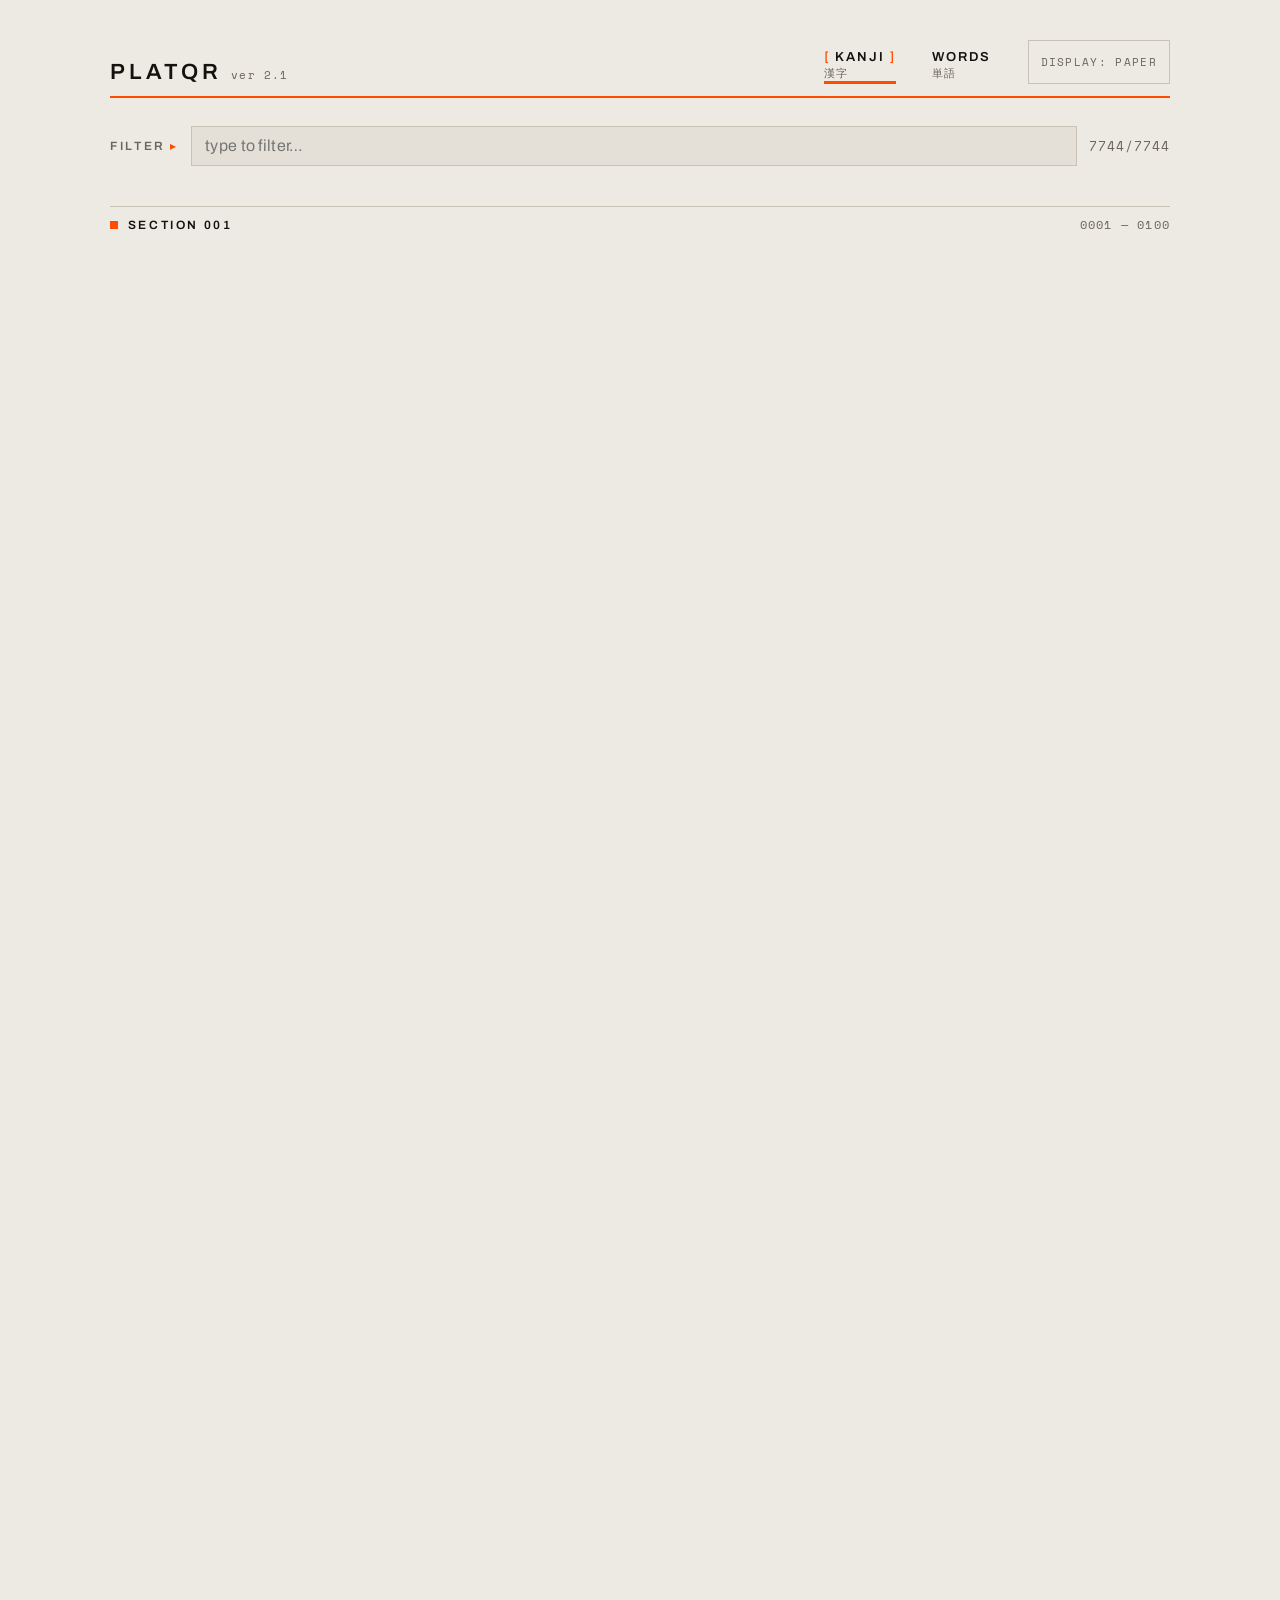
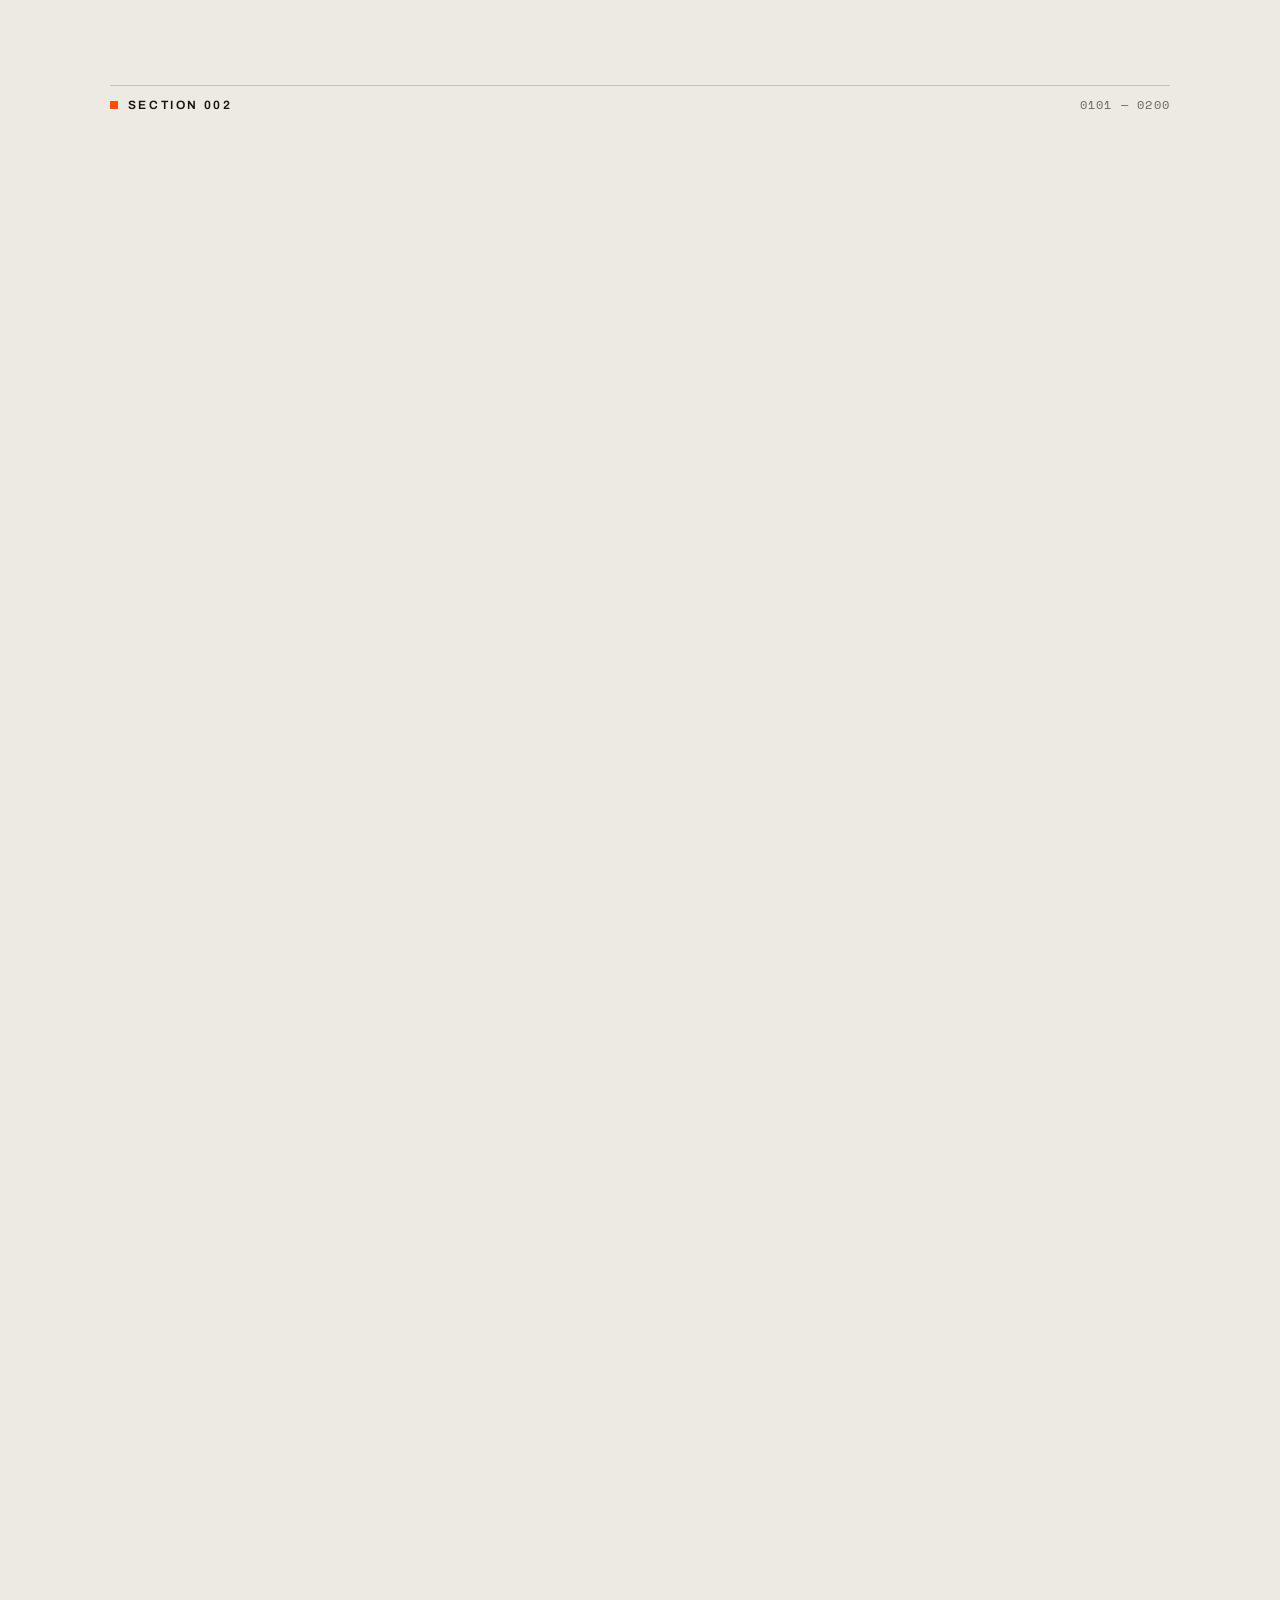
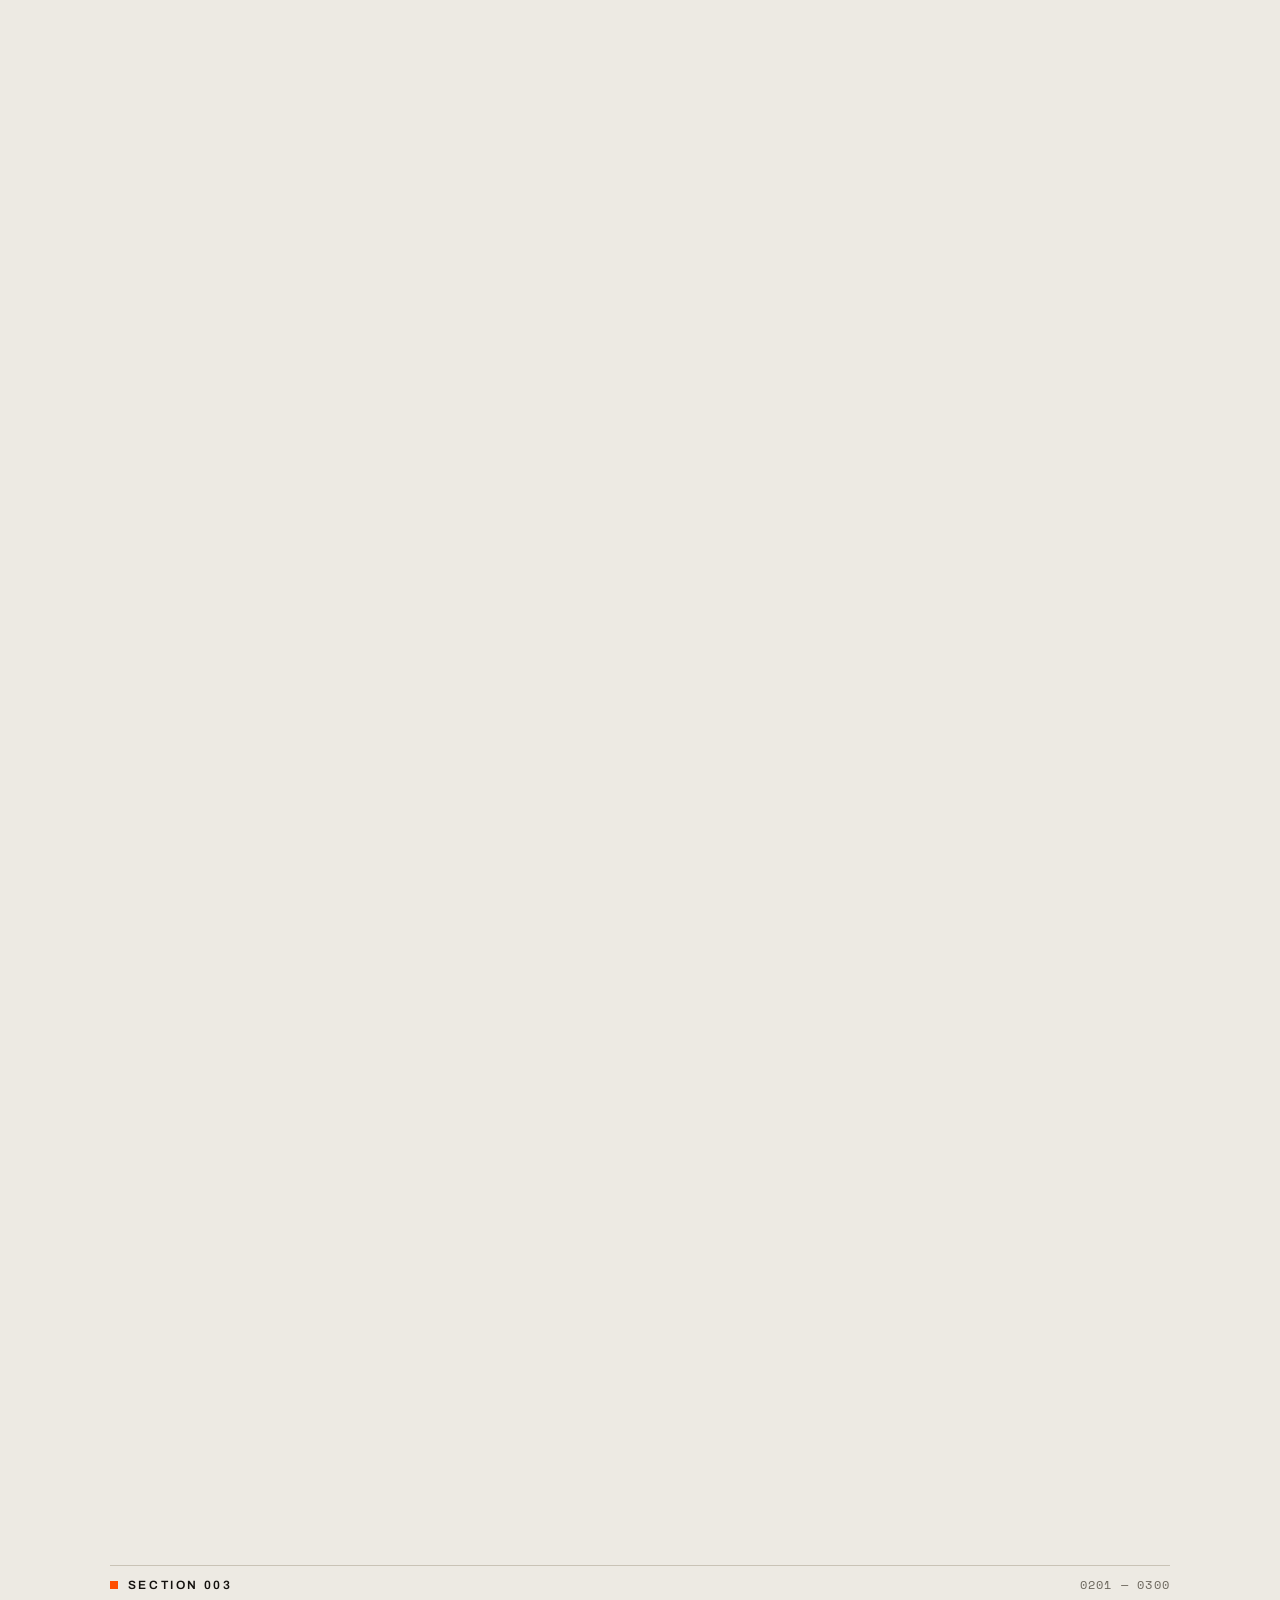
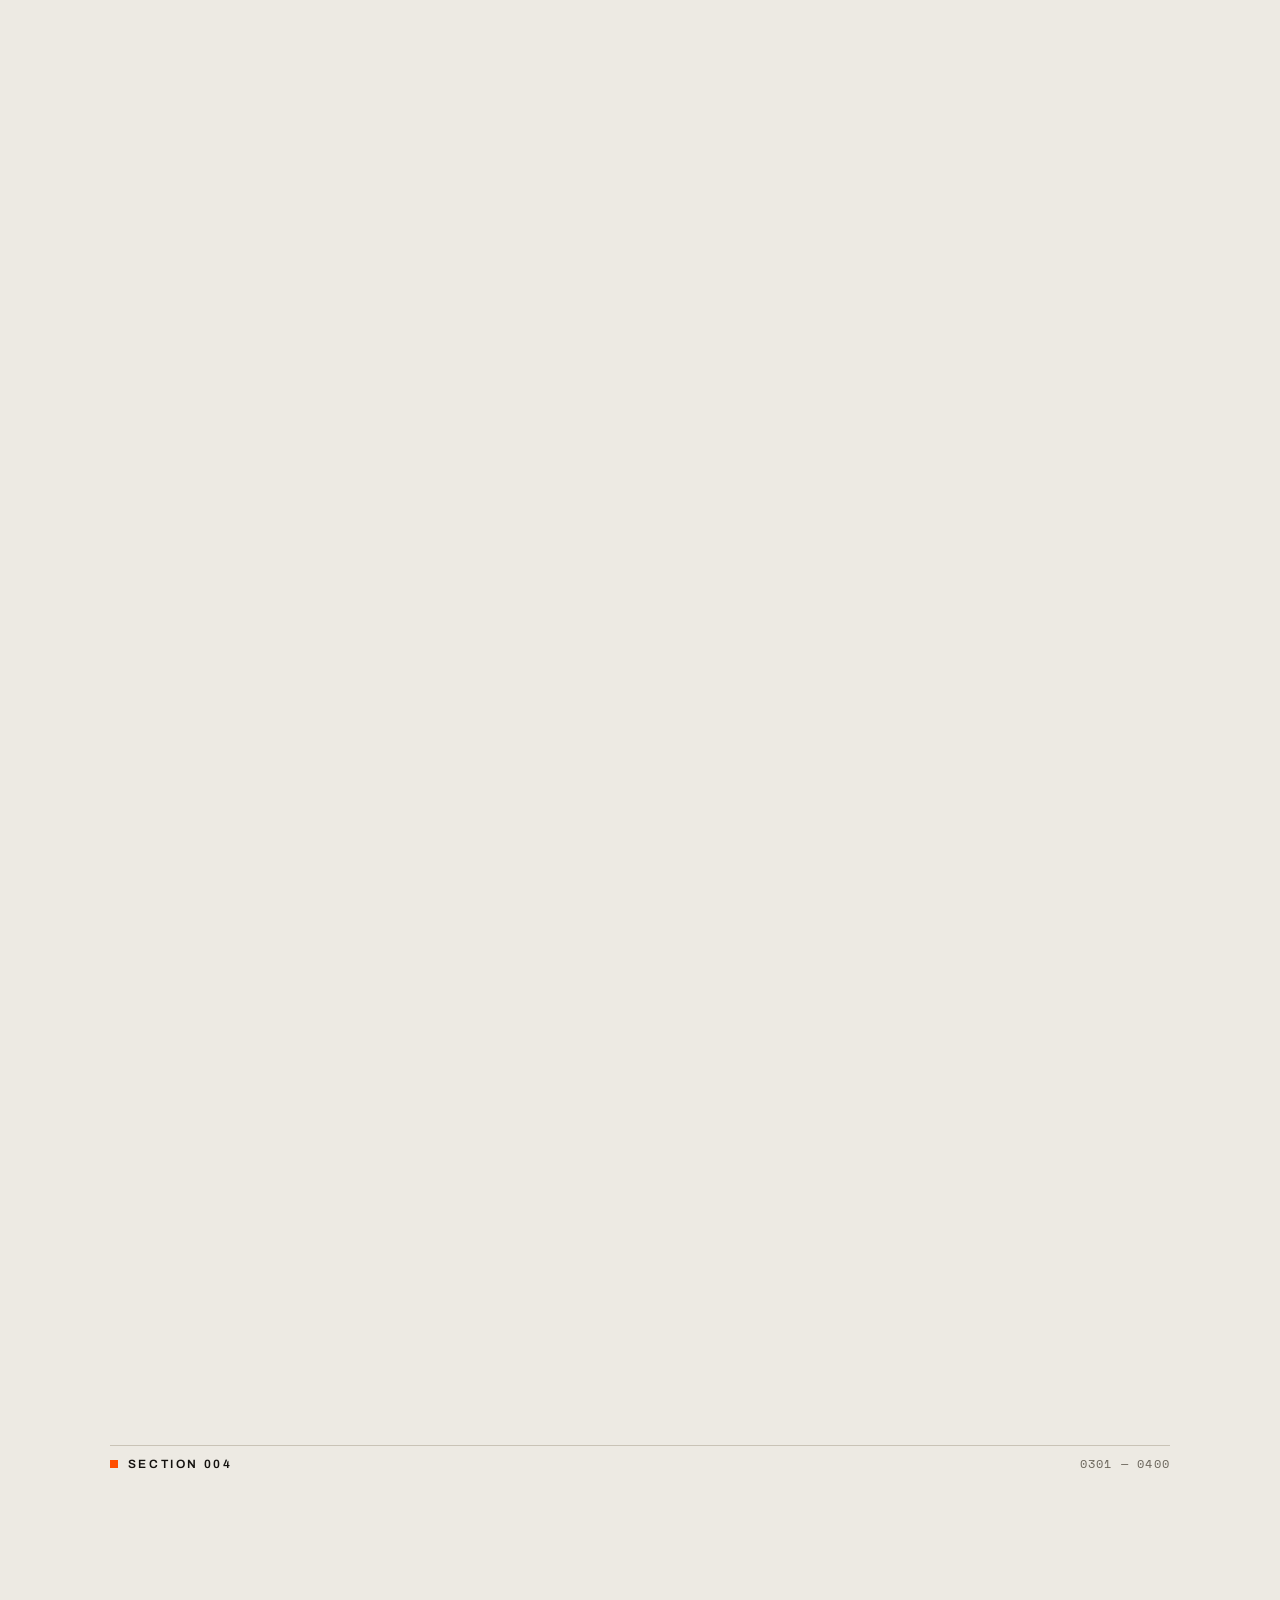
<file: index.html>
<!DOCTYPE html>
<html lang="ja">
  <head>
    <meta charset="utf-8" />
    <meta name="viewport" content="width=device-width, initial-scale=1" />
    <meta name="color-scheme" content="light dark" />
    <title>Kanji - platqr</title>

    <link rel="icon" href="./icon.svg" type="image/svg+xml" />
    <link rel="icon" href="./favicon.ico" sizes="32x32" />
    <link rel="apple-touch-icon" href="./apple-touch-icon.png" />

    <link rel="preconnect" href="https://fonts.googleapis.com" />
    <link rel="preconnect" href="https://fonts.gstatic.com" crossorigin />
    <link
      href="https://fonts.googleapis.com/css2?family=Archivo:wght@400;500;600;700&family=Space+Mono:wght@400;700&display=swap"
      rel="stylesheet"
    />
    <link rel="stylesheet" href="./style.css" />

    <script>
      (function () {
        var saved;
        try { saved = localStorage.getItem('theme'); } catch (err) {}
        document.documentElement.dataset.theme =
          saved ||
          (matchMedia('(prefers-color-scheme: dark)').matches ? 'dark' : 'light');
      })();
    </script>
  </head>

  <body data-page="kanji">
    <main class="page">
      <nav class="nav" id="nav"></nav>

      <div class="search">
        <label for="search">filter</label>
        <input
          id="search"
          type="search"
          autocomplete="off"
          autocapitalize="off"
          spellcheck="false"
          placeholder="type to filter…"
        />
        <span class="count" id="count"></span>
      </div>

      <div id="list" data-source="kanji" data-mode="grid"></div>
    </main>

    <script src="./data/kanji.js"></script>
    <script src="./app.js"></script>
  </body>
</html>
</file>
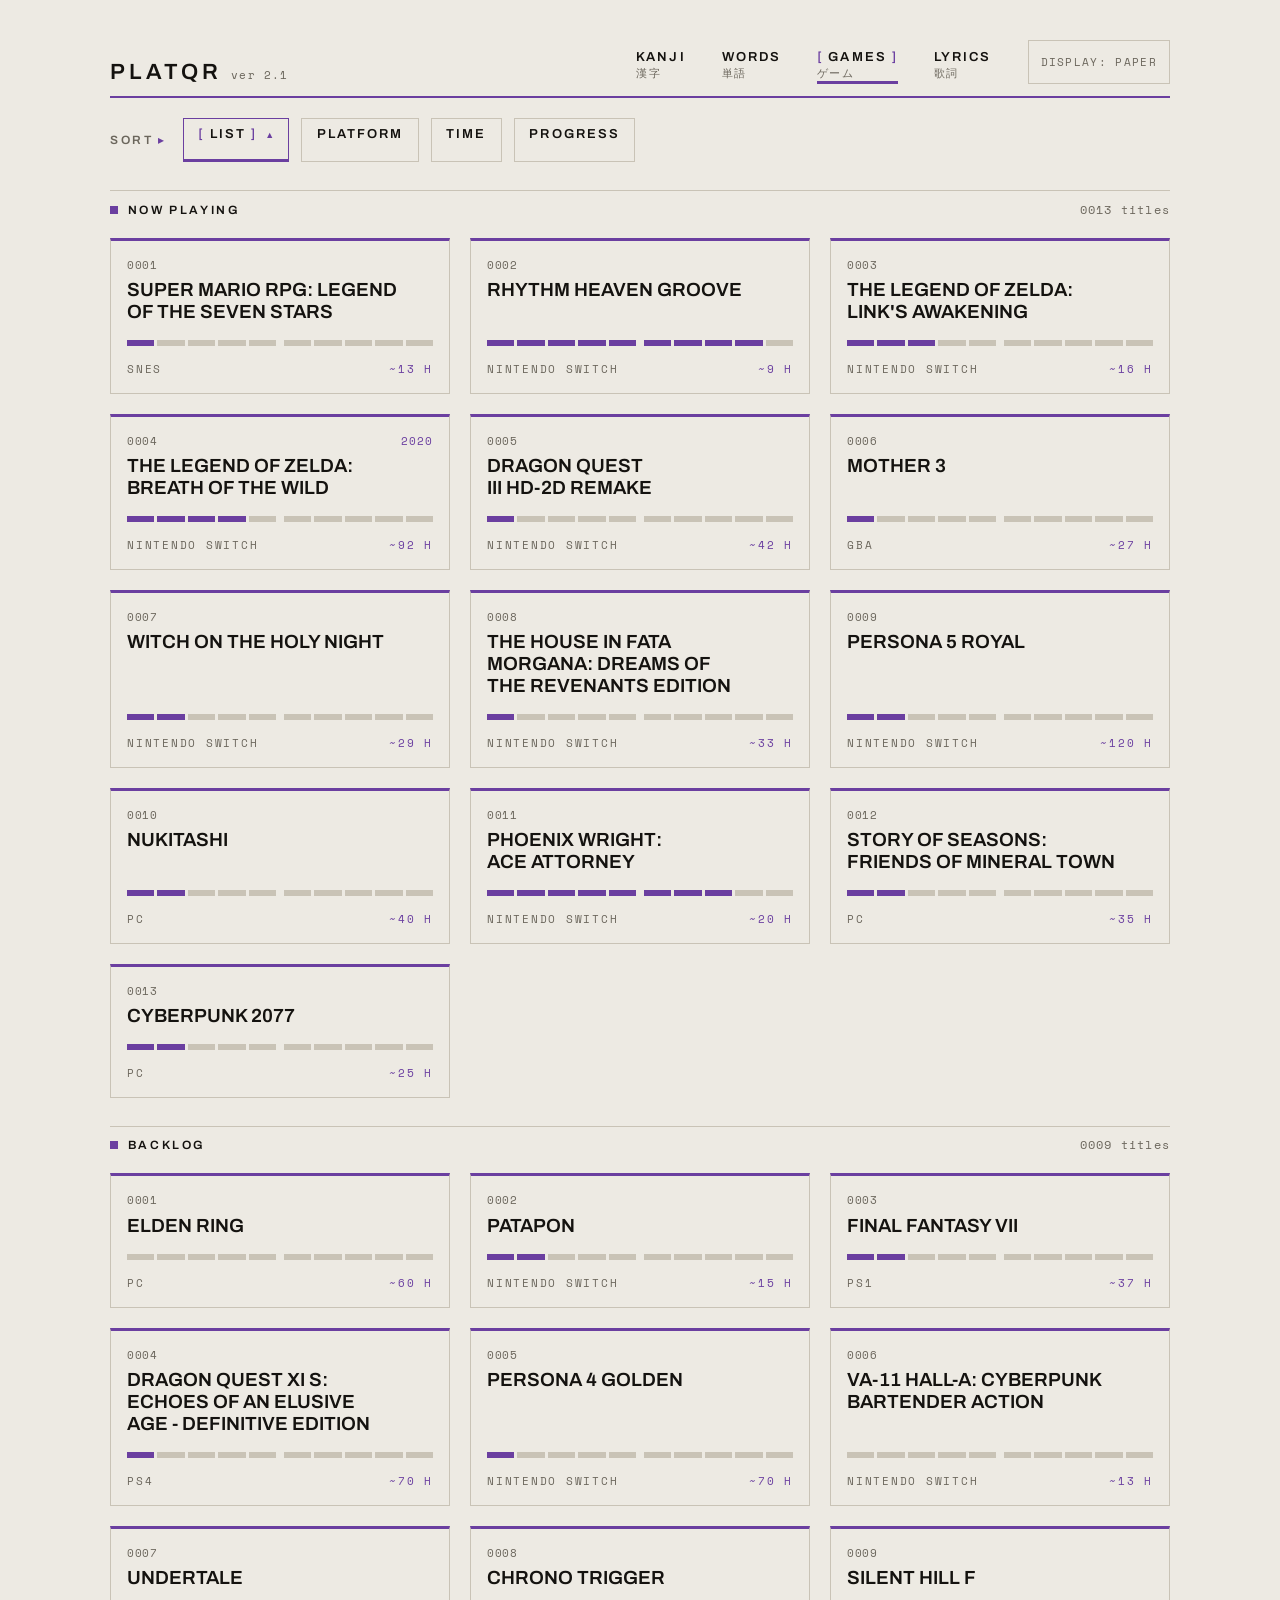
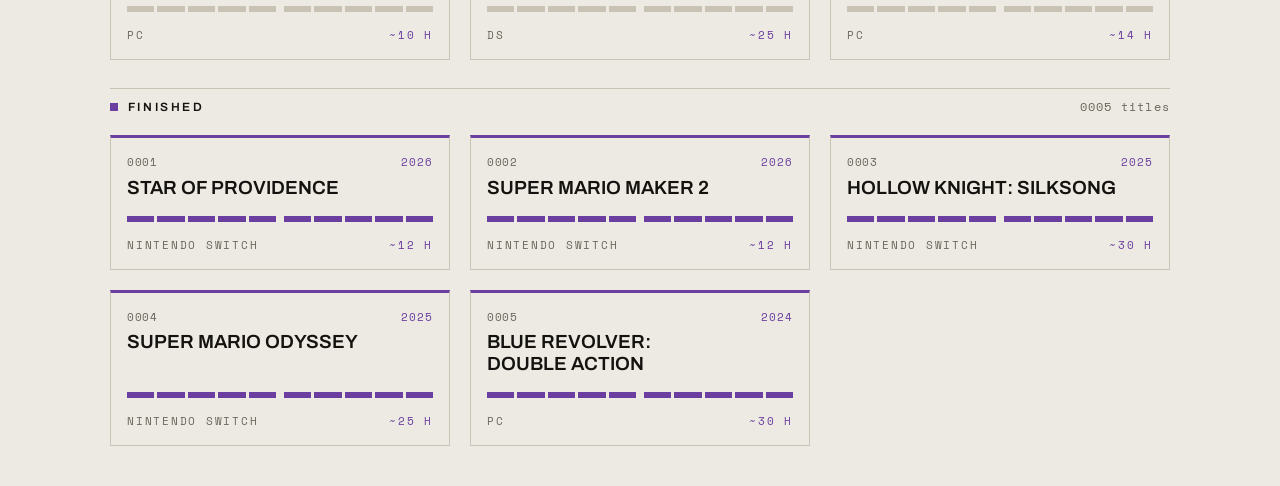
<file: games.html>
<!DOCTYPE html>
<html lang="en">
  <head>
    <meta charset="utf-8" />
    <meta name="viewport" content="width=device-width, initial-scale=1" />
    <meta name="color-scheme" content="light dark" />
    <meta name="robots" content="noindex, nofollow" />
    <title>Games - platqr</title>

    <link rel="icon" href="./icon.svg" type="image/svg+xml" />
    <link rel="icon" href="./favicon.ico" sizes="32x32" />
    <link rel="apple-touch-icon" href="./apple-touch-icon.png" />

    <link rel="preconnect" href="https://fonts.googleapis.com" />
    <link rel="preconnect" href="https://fonts.gstatic.com" crossorigin />
    <link
      href="https://fonts.googleapis.com/css2?family=Archivo:wght@400;500;600;700&family=Space+Mono:wght@400;700&display=swap"
      rel="stylesheet"
    />
    <link rel="stylesheet" href="./style.css" />
    <link rel="stylesheet" href="./pages.css" />

    <script>
      (function () {
        var saved;
        try { saved = localStorage.getItem('theme'); } catch (err) {}
        document.documentElement.dataset.theme =
          saved ||
          (matchMedia('(prefers-color-scheme: dark)').matches ? 'dark' : 'light');
      })();
    </script>
  </head>

  <body data-page="games">
    <main class="page">
      <nav class="nav" id="nav"></nav>

      <div class="list-toggle" id="sort"></div>

      <section>
        <div class="page-head">
          <h2 class="sec">now playing</h2>
          <span class="range" id="count-playing"></span>
        </div>
        <div class="game-grid" id="games-playing"></div>
      </section>

      <section>
        <div class="page-head">
          <h2 class="sec">backlog</h2>
          <span class="range" id="count-backlog"></span>
        </div>
        <div class="game-grid" id="games-backlog"></div>
      </section>

      <section>
        <div class="page-head">
          <h2 class="sec">finished</h2>
          <span class="range" id="count-finished"></span>
        </div>
        <div class="game-grid" id="games-finished"></div>
      </section>

    </main>

    <script src="./hidden.js"></script>
    <script src="./data/games.js"></script>
    <script src="./app.js"></script>
    <script src="./games.js"></script>
  </body>
</html>
</file>
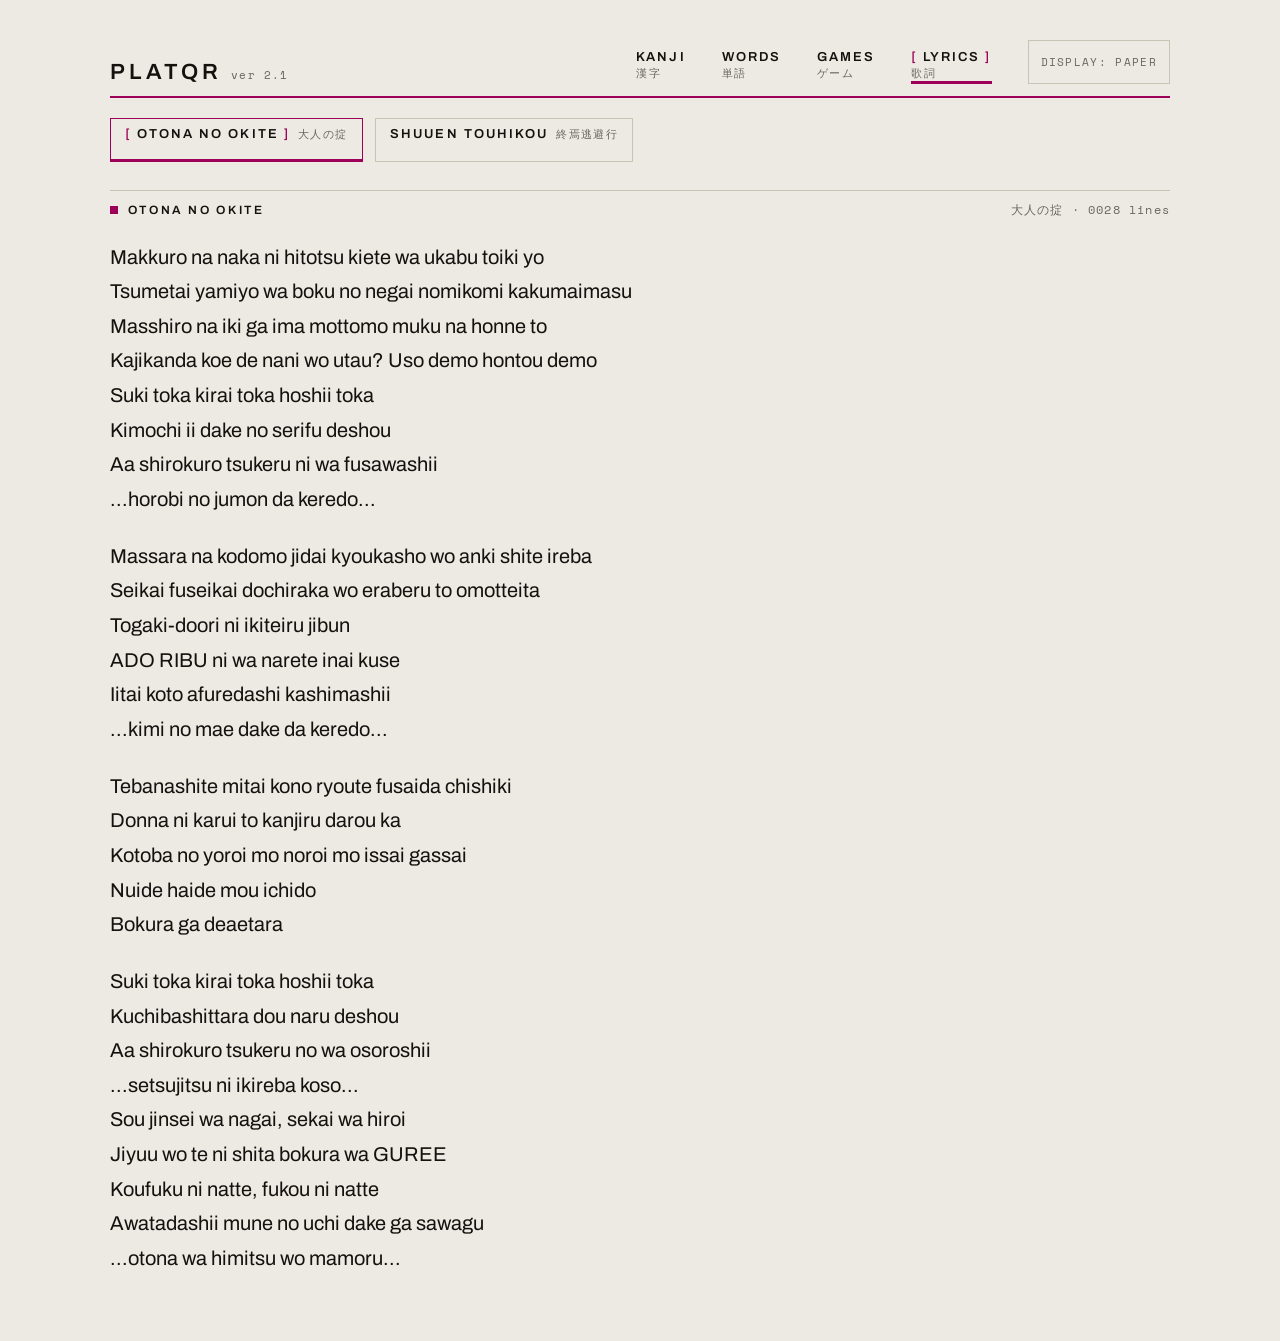
<file: lyrics.html>
<!DOCTYPE html>
<html lang="en">
  <head>
    <meta charset="utf-8" />
    <meta name="viewport" content="width=device-width, initial-scale=1" />
    <meta name="color-scheme" content="light dark" />
    <meta name="robots" content="noindex, nofollow" />
    <title>Lyrics - platqr</title>

    <link rel="icon" href="./icon.svg" type="image/svg+xml" />
    <link rel="icon" href="./favicon.ico" sizes="32x32" />
    <link rel="apple-touch-icon" href="./apple-touch-icon.png" />

    <link rel="preconnect" href="https://fonts.googleapis.com" />
    <link rel="preconnect" href="https://fonts.gstatic.com" crossorigin />
    <link
      href="https://fonts.googleapis.com/css2?family=Archivo:wght@400;500;600;700&family=Space+Mono:wght@400;700&display=swap"
      rel="stylesheet"
    />
    <link rel="stylesheet" href="./style.css" />
    <link rel="stylesheet" href="./pages.css" />

    <script>
      (function () {
        var saved;
        try { saved = localStorage.getItem('theme'); } catch (err) {}
        document.documentElement.dataset.theme =
          saved ||
          (matchMedia('(prefers-color-scheme: dark)').matches ? 'dark' : 'light');
      })();
    </script>
  </head>

  <body data-page="lyrics">
    <main class="page">
      <nav class="nav" id="nav"></nav>

      <div class="list-toggle" id="song-toggle"></div>

      <div class="page-head">
        <h2 class="sec" id="song-title"></h2>
        <span class="range" id="count"></span>
      </div>

      <div class="lyrics" id="lyrics"></div>
    </main>

    <script src="./hidden.js"></script>
    <script src="./data/lyrics.js"></script>
    <script src="./app.js"></script>
    <script src="./lyrics.js"></script>
  </body>
</html>
</file>
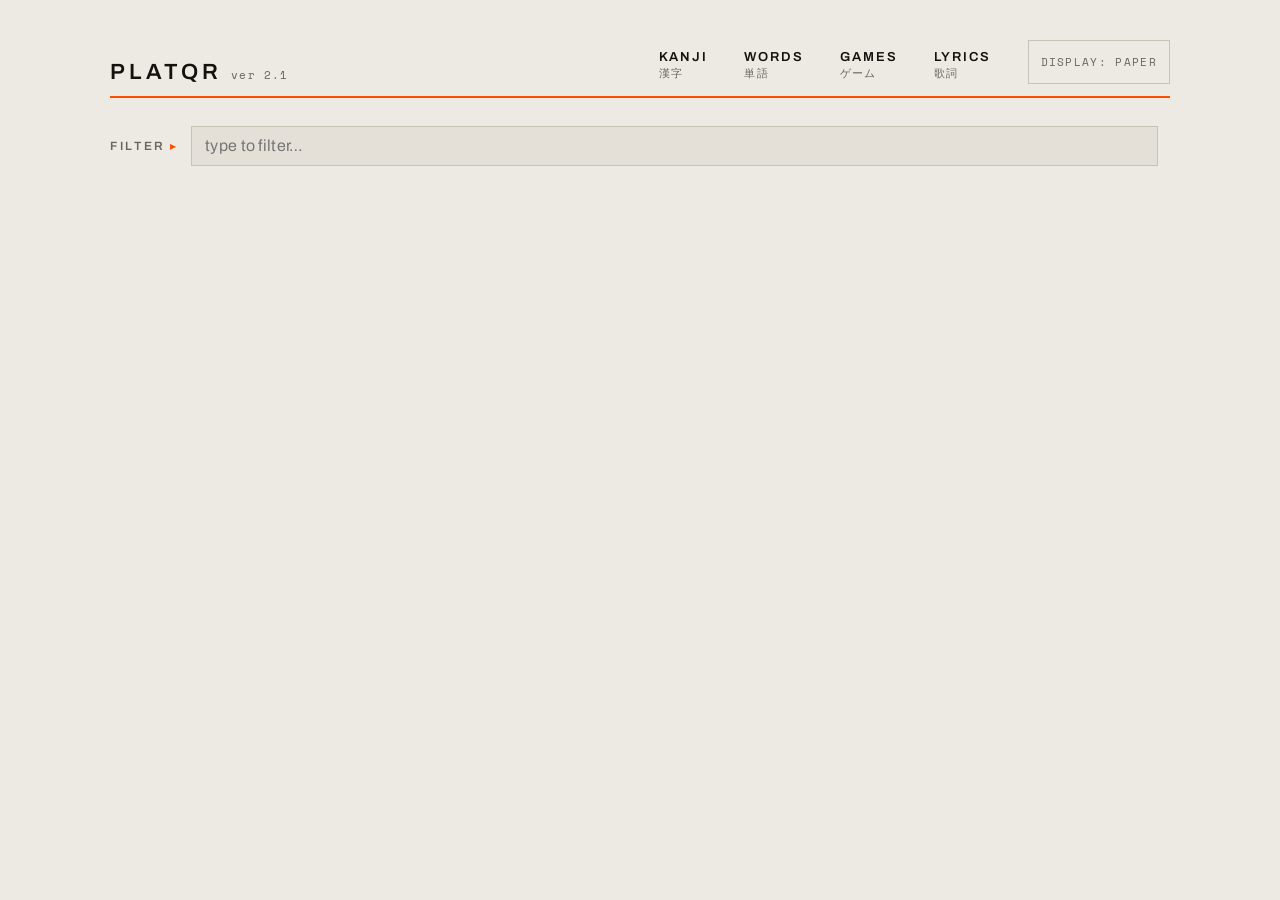
<file: wordList1.html>
<!DOCTYPE html>
<html lang="ja">
  <head>
    <meta charset="utf-8" />
    <meta name="viewport" content="width=device-width, initial-scale=1" />
    <meta name="color-scheme" content="light dark" />
    <title>word list 1 · platqr (・_・)ノ</title>

    <link rel="preconnect" href="https://fonts.googleapis.com" />
    <link rel="preconnect" href="https://fonts.gstatic.com" crossorigin />
    <link
      href="https://fonts.googleapis.com/css2?family=Archivo:wght@400;500;600;700&family=Space+Mono:wght@400;700&display=swap"
      rel="stylesheet"
    />
    <link rel="stylesheet" href="./style.css" />

    <!-- Must be inline and blocking: it stamps the theme before first paint,
         so dark-theme visitors never see a flash of paper. -->
    <script>
      (function () {
        var saved;
        try { saved = localStorage.getItem('theme'); } catch (err) {}
        document.documentElement.dataset.theme =
          saved ||
          (matchMedia('(prefers-color-scheme: dark)').matches ? 'dark' : 'light');
      })();
    </script>
  </head>

  <body data-page="words1">
    <main class="page">
      <nav class="nav" id="nav"></nav>

      <div class="search">
        <label for="search">filter</label>
        <input
          id="search"
          type="search"
          autocomplete="off"
          autocapitalize="off"
          spellcheck="false"
          placeholder="type to filter…"
        />
        <span class="count" id="count"></span>
      </div>

      <div id="list" data-source="words1" data-mode="numbered"></div>
    </main>

    <script src="./data/words1.js"></script>
    <script src="./app.js"></script>
  </body>
</html>
</file>
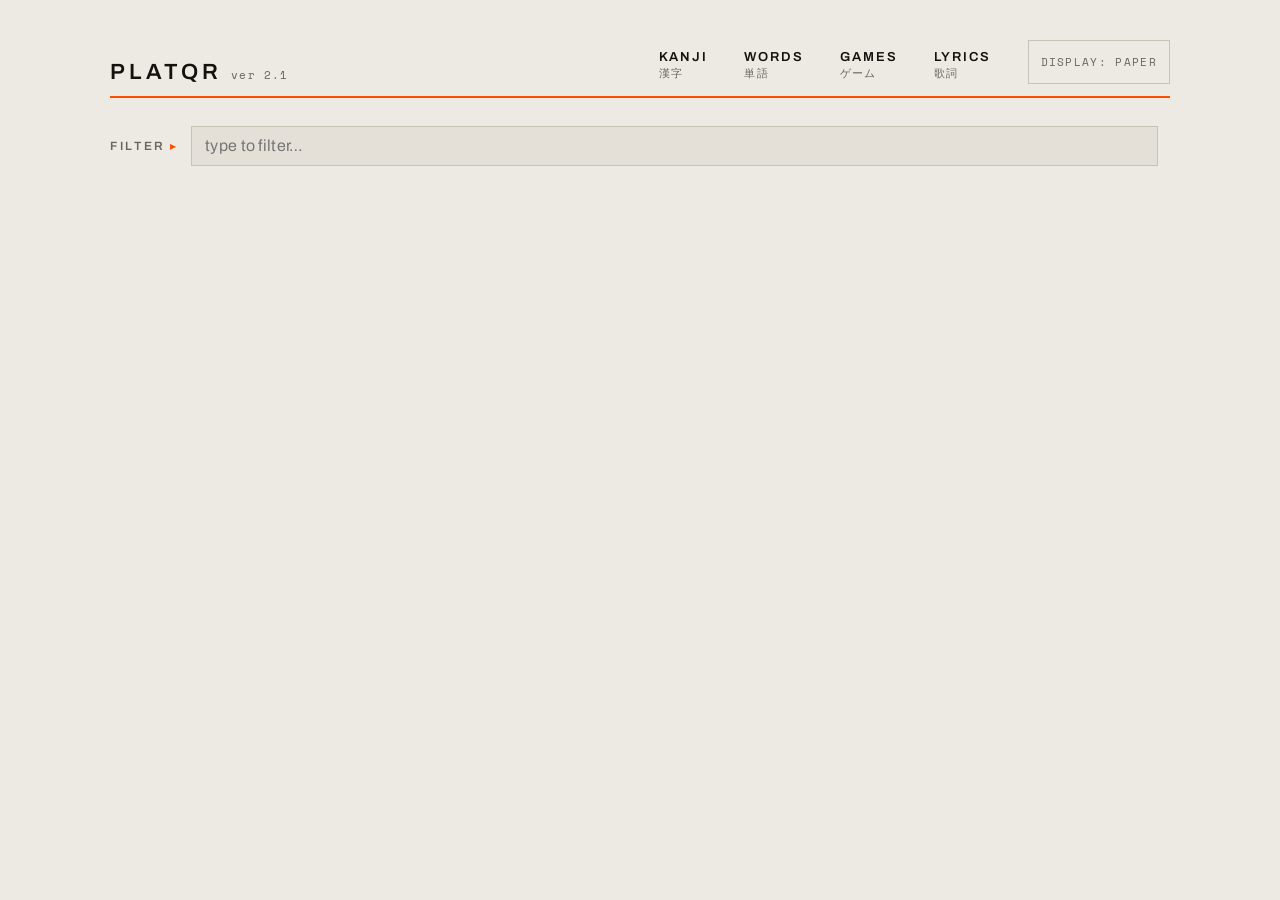
<file: wordList2.html>
<!DOCTYPE html>
<html lang="ja">
  <head>
    <meta charset="utf-8" />
    <meta name="viewport" content="width=device-width, initial-scale=1" />
    <meta name="color-scheme" content="light dark" />
    <title>word list 2 · platqr (・_・)ノ</title>

    <link rel="preconnect" href="https://fonts.googleapis.com" />
    <link rel="preconnect" href="https://fonts.gstatic.com" crossorigin />
    <link
      href="https://fonts.googleapis.com/css2?family=Archivo:wght@400;500;600;700&family=Space+Mono:wght@400;700&display=swap"
      rel="stylesheet"
    />
    <link rel="stylesheet" href="./style.css" />

    <!-- Must be inline and blocking: it stamps the theme before first paint,
         so dark-theme visitors never see a flash of paper. -->
    <script>
      (function () {
        var saved;
        try { saved = localStorage.getItem('theme'); } catch (err) {}
        document.documentElement.dataset.theme =
          saved ||
          (matchMedia('(prefers-color-scheme: dark)').matches ? 'dark' : 'light');
      })();
    </script>
  </head>

  <body data-page="words2">
    <main class="page">
      <nav class="nav" id="nav"></nav>

      <div class="search">
        <label for="search">filter</label>
        <input
          id="search"
          type="search"
          autocomplete="off"
          autocapitalize="off"
          spellcheck="false"
          placeholder="type to filter…"
        />
        <span class="count" id="count"></span>
      </div>

      <div id="list" data-source="words2" data-mode="numbered"></div>
    </main>

    <script src="./data/words2.js"></script>
    <script src="./app.js"></script>
  </body>
</html>
</file>
<file: style.css>
:root {
  --paper: #edeae3;
  --panel: #e4e0d7;
  --ink: #14120f;
  --muted: #6b665c;
  --rule: #c9c3b6;
  --accent: #ff4d00;

  --sans: Archivo, 'Helvetica Neue', Arial, 'Hiragino Sans',
    'Hiragino Kaku Gothic ProN', 'Yu Gothic', 'Noto Sans CJK JP', Meiryo,
    sans-serif;
  --mono: 'Space Mono', ui-monospace, Menlo, Consolas, monospace;
}

@media (prefers-color-scheme: dark) {
  :root:not([data-theme='light']) {
    --paper: #14120f;
    --panel: #1e1b17;
    --ink: #edeae3;
    --muted: #8a8377;
    --rule: #35302a;
    --accent: #ff5e14;
  }
}

:root[data-theme='dark'] {
  --paper: #14120f;
  --panel: #1e1b17;
  --ink: #edeae3;
  --muted: #8a8377;
  --rule: #35302a;
  --accent: #ff5e14;
}

body[data-page='words'] { --accent: #0b63ce; }
body[data-page='words'][data-list='2'] { --accent: #a07800; }

:root[data-theme='dark'] body[data-page='words'] { --accent: #4d9bff; }
:root[data-theme='dark'] body[data-page='words'][data-list='2'] { --accent: #e8b800; }

@media (prefers-color-scheme: dark) {
  :root:not([data-theme='light']) body[data-page='words'] { --accent: #4d9bff; }
  :root:not([data-theme='light']) body[data-page='words'][data-list='2'] { --accent: #e8b800; }
}

* {
  box-sizing: border-box;
}

[hidden] {
  display: none !important;
}

html {
  -webkit-text-size-adjust: 100%;
}

body {
  margin: 0;
  background: var(--paper);
  color: var(--ink);
  font-family: var(--sans);
  font-synthesis-weight: none;
}

.page {
  max-width: 1140px;
  margin: 0 auto;
  padding: clamp(1rem, 4vw, 2.5rem);
}

hr {
  border: 0;
  border-top: 1px solid var(--rule);
  margin: 1.5rem 0;
}

.nav {
  display: flex;
  flex-wrap: wrap;
  align-items: flex-end;
  gap: 0.75rem clamp(1rem, 4vw, 2.5rem);
  padding-bottom: 0.75rem;
  border-bottom: 2px solid var(--accent);
}

.brand {
  display: flex;
  align-items: baseline;
  flex-wrap: wrap;
  gap: 0.6rem;
  margin-right: auto;
}

.brand h1 {
  margin: 0;
  font-size: clamp(1rem, 3.6vw, 1.375rem);
  font-weight: 600;
  letter-spacing: 0.18em;
  text-transform: uppercase;
}

.brand-ver {
  font-family: var(--mono);
  font-size: 0.6875rem;
  letter-spacing: 0.1em;
  color: var(--muted);
}

.nav-menu {
  display: flex;
  align-items: flex-end;
  gap: clamp(0.9rem, 4vw, 2.25rem);
}

.nav-toggle {
  display: none;
  min-height: 44px;
  padding: 0.5rem 0.75rem;
  font-family: var(--mono);
  font-size: 0.6875rem;
  letter-spacing: 0.12em;
  text-transform: uppercase;
  color: var(--ink);
  background: none;
  border: 1px solid var(--accent);
  border-radius: 0;
  cursor: pointer;
}

.nav-toggle::after {
  content: ' ▾';
}

.nav[data-open] .nav-toggle::after {
  content: ' ▴';
}

.nav-links {
  display: flex;
  gap: clamp(0.9rem, 4vw, 2.25rem);
  margin: 0;
  padding: 0;
  list-style: none;
}

.nav-links a {
  display: flex;
  flex-direction: column;
  justify-content: flex-end;
  gap: 0.1rem;
  min-height: 44px;
  color: var(--ink);
  text-decoration: none;
  border-bottom: 3px solid transparent;
}

.nav-lat {
  font-size: 0.8125rem;
  font-weight: 600;
  letter-spacing: 0.16em;
  text-transform: uppercase;
}

.nav-ja {
  font-size: 0.6875rem;
  letter-spacing: 0.12em;
  color: var(--muted);
}

.nav-links a:hover {
  border-bottom-color: var(--rule);
}

.nav-links a[aria-current='page'] {
  border-bottom-color: var(--accent);
}

.nav-links a[aria-current='page'] .nav-lat::before {
  content: '[';
  margin-right: 0.4em;
  color: var(--accent);
}

.nav-links a[aria-current='page'] .nav-lat::after {
  content: ']';
  margin-left: 0.4em;
  color: var(--accent);
}

.theme {
  min-height: 44px;
  padding: 0.5rem 0.75rem;
  font-family: var(--mono);
  font-size: 0.6875rem;
  letter-spacing: 0.12em;
  text-transform: uppercase;
  color: var(--muted);
  background: none;
  border: 1px solid var(--rule);
  border-radius: 0;
  cursor: pointer;
}

.theme:hover {
  color: var(--ink);
  border-color: var(--accent);
}

@media (max-width: 640px) {
  .nav-toggle {
    display: block;
  }

  .nav-menu {
    display: none;
    flex-direction: column;
    align-items: flex-start;
    gap: 0.25rem;
    width: 100%;
    padding-top: 0.75rem;
  }

  .nav[data-open] .nav-menu {
    display: flex;
  }

  .nav-links {
    flex-direction: column;
    gap: 0.25rem;
    width: 100%;
  }

  .nav-links a {
    flex-direction: row;
    align-items: baseline;
    justify-content: space-between;
    gap: 0.6rem;
    width: 100%;
    padding: 0.35rem 0;
    border-bottom-width: 1px;
    border-bottom-color: var(--rule);
  }

  .nav-links a[aria-current='page'] {
    border-bottom-width: 3px;
    border-bottom-color: var(--accent);
  }

  .theme {
    margin-top: 0.5rem;
  }
}

.search {
  display: flex;
  flex-wrap: wrap;
  align-items: center;
  gap: 0.75rem;
  margin: 1.75rem 0;
}

.search label {
  font-size: 0.75rem;
  font-weight: 600;
  letter-spacing: 0.22em;
  text-transform: uppercase;
  color: var(--muted);
}

.search label::after {
  content: ' ▸';
  color: var(--accent);
}

.search input {
  flex: 1 1 12rem;
  min-width: 0;
  padding: 0.65rem 0.8rem;
  font-family: var(--sans);
  font-size: 1rem;
  letter-spacing: 0.02em;
  color: var(--ink);
  background: var(--panel);
  border: 1px solid var(--rule);
  border-radius: 0;
}

.search input:focus {
  outline: 2px solid var(--accent);
  outline-offset: 1px;
}

.count {
  font-family: var(--mono);
  font-size: 0.8125rem;
  letter-spacing: 0.08em;
  color: var(--muted);
  white-space: nowrap;
}

@media (max-width: 640px) {
  .search {
    gap: 0.5rem 0.75rem;
  }

  .search label {
    order: 1;
  }

  .count {
    order: 2;
    margin-left: auto;
  }

  .search input {
    order: 3;
    flex: 1 0 100%;
  }
}

.grid-head {
  display: flex;
  align-items: baseline;
  justify-content: space-between;
  gap: 1rem;
  margin: 2.5rem 0 0;
  padding-top: 0.6rem;
  border-top: 1px solid var(--rule);
}

.sec {
  font-size: 0.75rem;
  font-weight: 600;
  letter-spacing: 0.22em;
  text-transform: uppercase;
}

.sec::before {
  content: '';
  display: inline-block;
  width: 0.5rem;
  height: 0.5rem;
  margin-right: 0.6rem;
  background: var(--accent);
}

.range {
  font-family: var(--mono);
  font-size: 0.75rem;
  letter-spacing: 0.1em;
  color: var(--muted);
}

.grid {
  display: flex;
  flex-wrap: wrap;
  gap: clamp(0.5rem, 2.5vw, 1.1rem);
  margin: 1.25rem 0 0;
  font-size: clamp(1.75rem, 6vw, 2.5rem);

  content-visibility: auto;
  contain-intrinsic-size: auto 340px;
}

.grid p {
  margin: 0;
}

.word-grid .grid {
  gap: 0.4rem clamp(0.9rem, 2.2vw, 1.5rem);
  font-size: clamp(1.0625rem, 2.6vw, 1.375rem);
}

.list-toggle {
  display: flex;
  flex-wrap: wrap;
  align-items: center;
  gap: 0.5rem 0.75rem;
  margin: 1.25rem 0 0.5rem;
}

.sort-label {
  margin-right: 0.25rem;
  font-size: 0.75rem;
  font-weight: 600;
  letter-spacing: 0.22em;
  text-transform: uppercase;
  color: var(--muted);
}

.sort-label::after {
  content: ' \25B8';
  color: var(--accent);
}

.tab-dir {
  font-size: 0.5625rem;
  color: var(--accent);
}

.list-tab {
  display: flex;
  align-items: baseline;
  gap: 0.5rem;
  min-height: 44px;
  padding: 0.5rem 0.9rem;
  color: var(--ink);
  background: none;
  border: 1px solid var(--rule);
  border-radius: 0;
  cursor: pointer;
}

.list-tab:hover {
  border-color: var(--accent);
}

.list-tab[aria-current] {
  border-color: var(--accent);
  border-bottom-width: 3px;
}

.tab-lat {
  font-family: var(--sans);
  font-size: 0.8125rem;
  font-weight: 600;
  letter-spacing: 0.16em;
  text-transform: uppercase;
}

.list-tab[aria-current] .tab-lat::before {
  content: '[';
  margin-right: 0.4em;
  color: var(--accent);
}

.list-tab[aria-current] .tab-lat::after {
  content: ']';
  margin-left: 0.4em;
  color: var(--accent);
}

.tab-ja {
  font-size: 0.6875rem;
  letter-spacing: 0.12em;
  color: var(--muted);
}

.cross {
  gap: clamp(0.6rem, 2.5vw, 1.25rem);
}

.cross-head {
  font-family: var(--mono);
  font-size: 0.6875rem;
  letter-spacing: 0.2em;
  text-transform: uppercase;
  color: var(--muted);
  border-bottom-color: var(--accent);
  content-visibility: visible;
}

.cross-head .cross-word {
  font-size: inherit;
  font-family: inherit;
}

.cross-rank {
  flex: 0 0 5ch;
  font-family: var(--mono);
  font-size: 0.8125rem;
  letter-spacing: 0.05em;
  color: var(--muted);
  text-align: right;
}

.cross-rank.absent {
  color: var(--rule);
}

.cross-word {
  font-size: clamp(1.125rem, 4vw, 1.5rem);
}

.row {
  display: flex;
  align-items: baseline;
  gap: clamp(0.75rem, 3vw, 1.5rem);
  margin: 0;
  padding: 0.45rem 0;
  border-bottom: 1px solid var(--rule);
  content-visibility: auto;
  contain-intrinsic-size: auto 3rem;
}

.rank {
  flex: 0 0 auto;
  font-family: var(--mono);
  font-size: 0.8125rem;
  letter-spacing: 0.05em;
  color: var(--muted);
}

.word {
  font-size: clamp(1.125rem, 4vw, 1.5rem);
}
</file>
<file: pages.css>
body[data-page='games'] { --accent: #6b3fa0; }

body[data-page='lyrics'] { --accent: #9e0059; }

:root[data-theme='dark'] body[data-page='games'] { --accent: #a98bff; }

:root[data-theme='dark'] body[data-page='lyrics'] { --accent: #ff78b8; }

.page-head {
  display: flex;
  align-items: baseline;
  justify-content: space-between;
  gap: 1rem;
  margin: 1.75rem 0 0;
  padding-top: 0.6rem;
  border-top: 1px solid var(--rule);
}

.page-head .sec {
  margin: 0;
}

.game-grid {
  display: grid;
  grid-template-columns: repeat(3, minmax(0, 1fr));
  gap: clamp(0.75rem, 2vw, 1.25rem);
  margin: 1.25rem 0 0;
}

.game {
  display: flex;
  flex-direction: column;
  gap: 0.4rem;
  padding: clamp(0.75rem, 2vw, 1rem);
  border: 1px solid var(--rule);
  border-top: 3px solid var(--accent);
}

.game-head {
  display: flex;
  align-items: baseline;
  justify-content: space-between;
  gap: 0.75rem;
}

.game .rank {
  font-size: 0.6875rem;
}

.game-years {
  font-family: var(--mono);
  font-size: 0.6875rem;
  letter-spacing: 0.1em;
  color: var(--accent);
  white-space: nowrap;
}

.game-title {
  font-size: clamp(1rem, 2.2vw, 1.1875rem);
  font-weight: 600;
  line-height: 1.15;
  text-transform: uppercase;
  text-wrap: balance;
}

.game-foot {
  display: flex;
  align-items: baseline;
  justify-content: space-between;
  gap: 0.75rem;
  padding-top: 0.5rem;
  font-family: var(--mono);
  font-size: 0.6875rem;
  letter-spacing: 0.16em;
  text-transform: uppercase;
  color: var(--muted);
}

.game-hours {
  white-space: nowrap;
  color: var(--accent);
}

.progress {
  display: flex;
  gap: 3px;

  margin-top: auto;
  padding-top: 0.7rem;
}

.seg {
  flex: 1;
  height: 6px;
  background: var(--rule);
}

.seg.on {
  background: var(--accent);
}

.seg:nth-child(6) {
  margin-left: 5px;
}

.lyrics {
  max-width: 46rem;
  margin-top: 1.5rem;
  font-size: clamp(1rem, 3.4vw, 1.25rem);
}

.lyrics p {
  margin: 0 0 0.35rem;
  line-height: 1.45;
}

.stanza {
  margin: 0 0 1.75rem;
}

@media (prefers-color-scheme: dark) {
  :root:not([data-theme='light']) body[data-page='games'] { --accent: #a98bff; }
  :root:not([data-theme='light']) body[data-page='lyrics'] { --accent: #ff78b8; }
}

@media (max-width: 880px) {
  .game-grid {
    grid-template-columns: repeat(2, minmax(0, 1fr));
  }
}
@media (max-width: 520px) {
  .game-grid {
    grid-template-columns: minmax(0, 1fr);
  }
}
</file>
